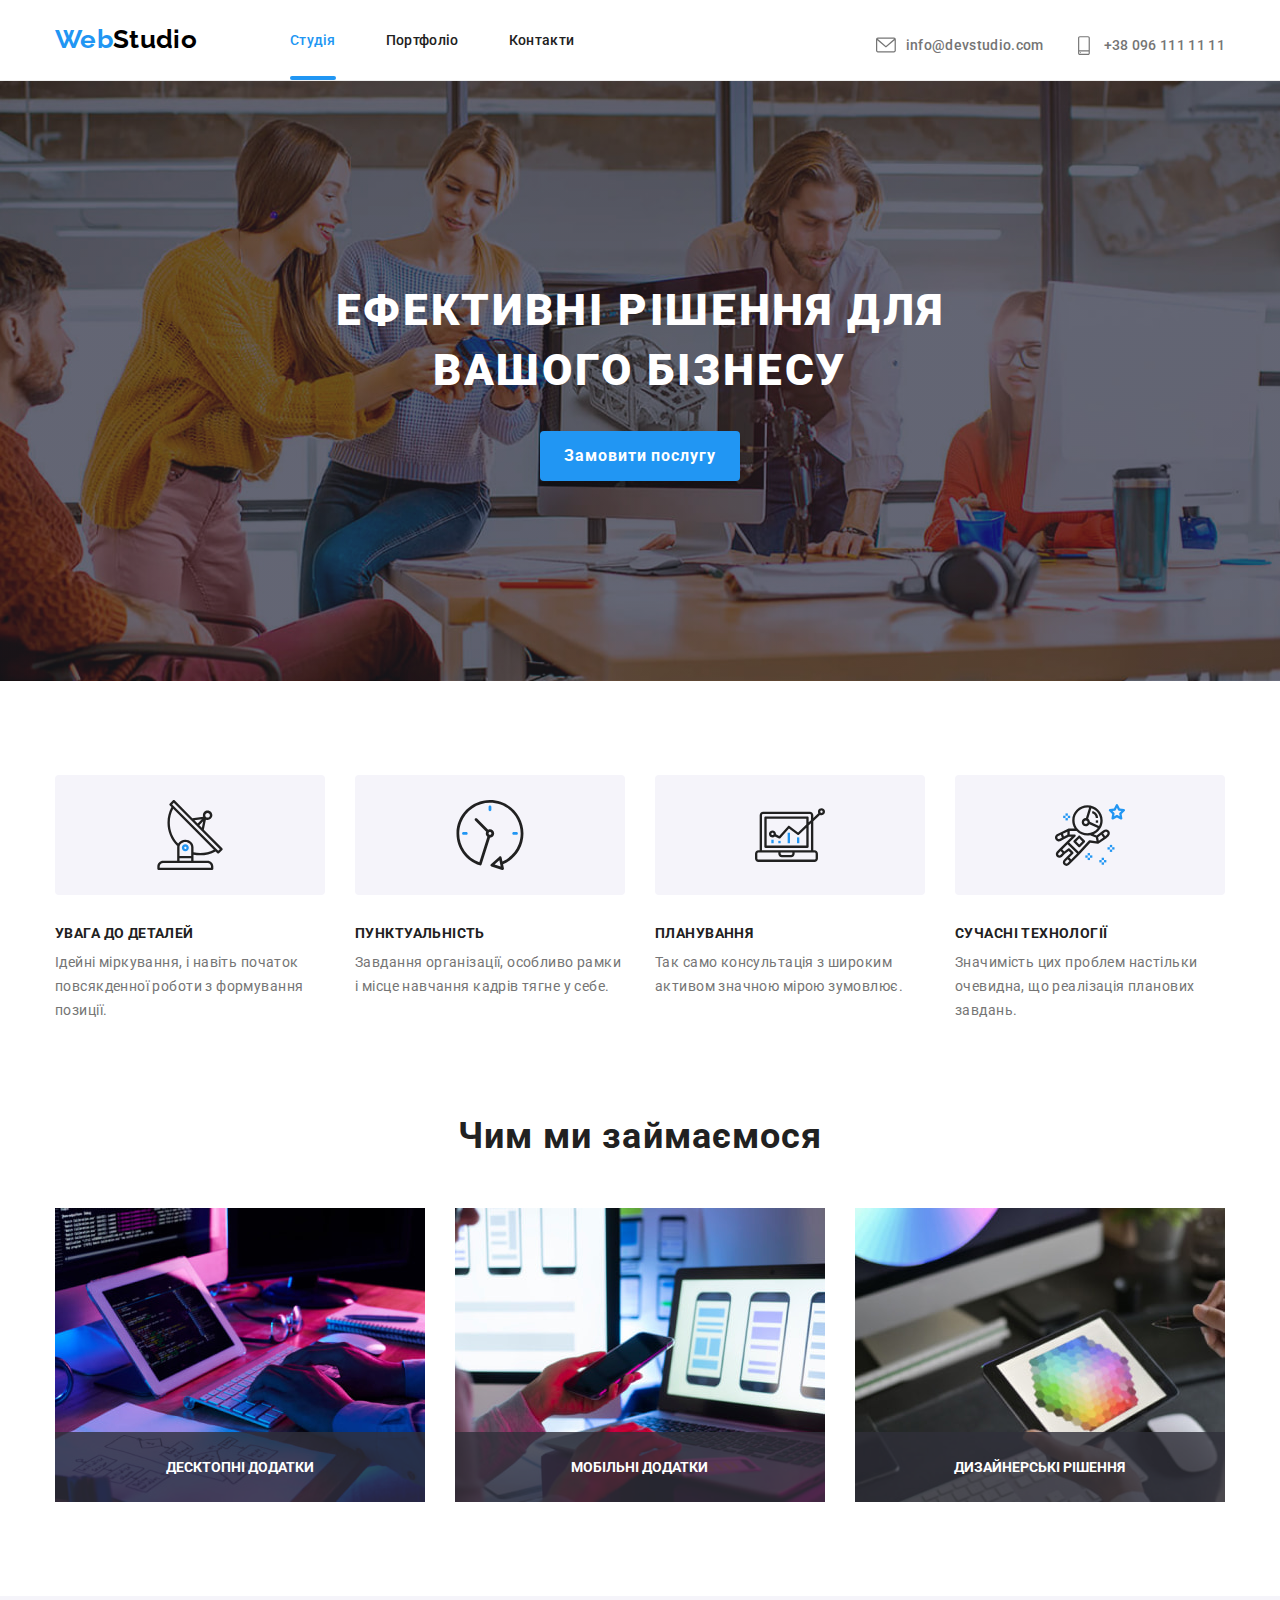
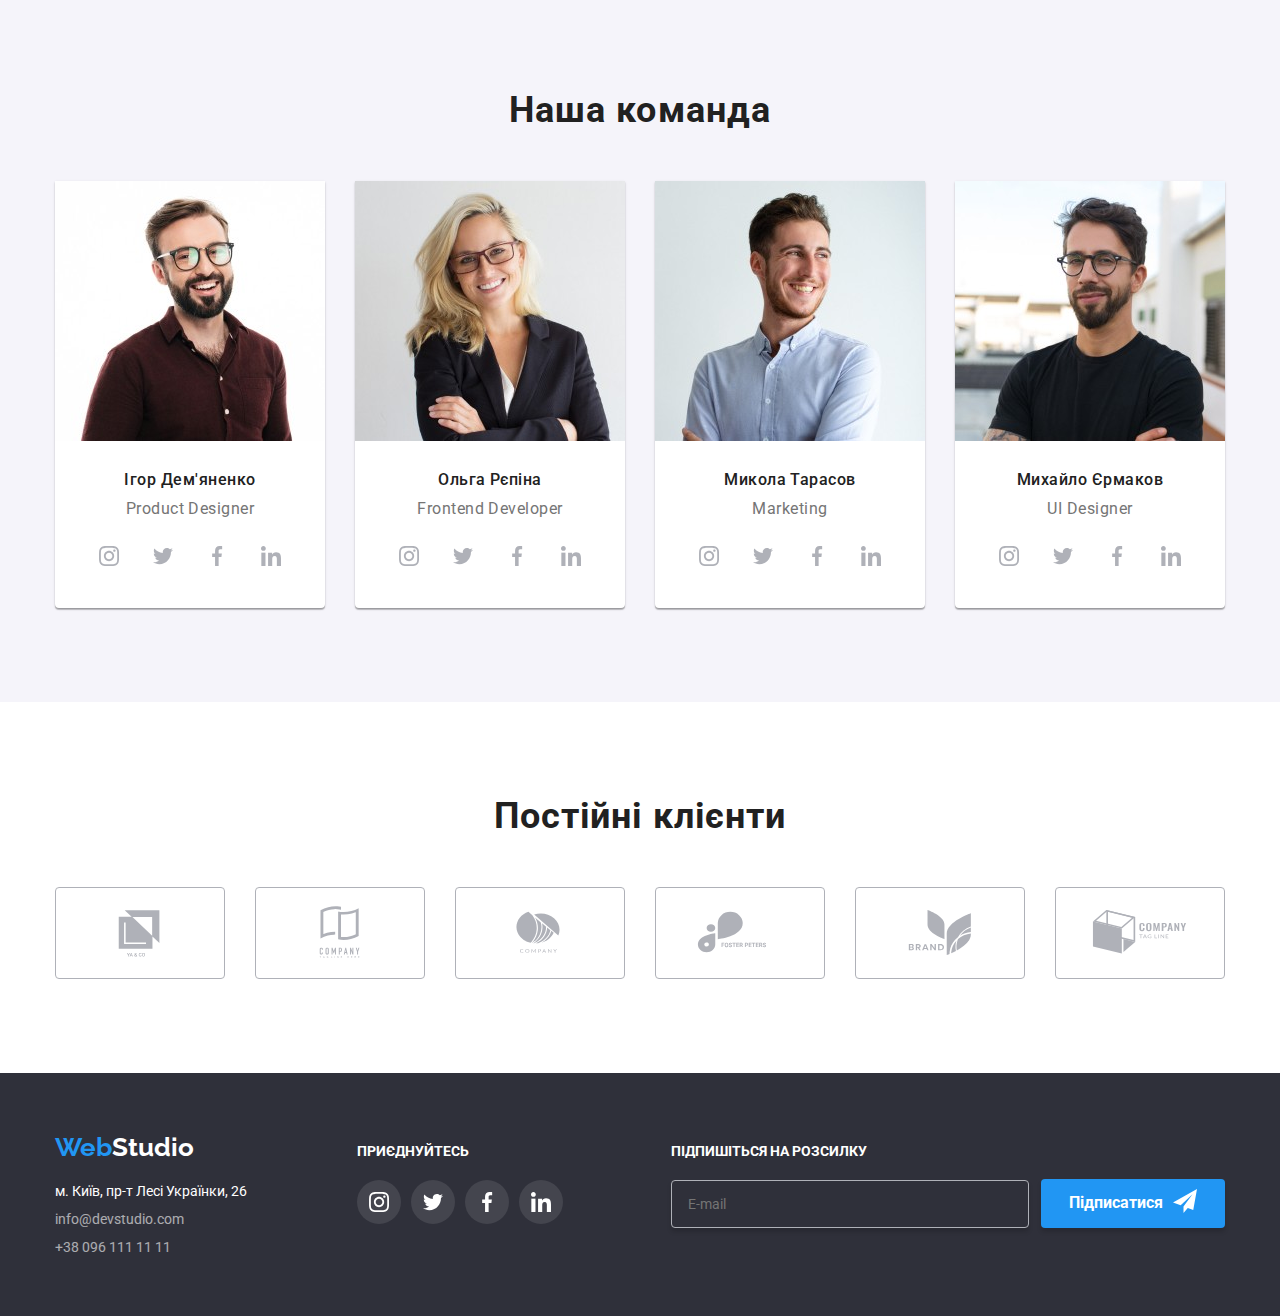
<file: index.html>
<!DOCTYPE html>
<html lang="uk">

<head>
	<meta charset="UTF-8">
	<meta http-equiv="X-UA-Compatible" content="IE=edge">
	<meta name="viewport" content="width=device-width, initial-scale=1.0">

	<!-- Projects Fonts -->
	<link rel="preconnect" href="https://fonts.googleapis.com">
	<link rel="preconnect" href="https://fonts.gstatic.com" crossorigin>
	<link
		href="https://fonts.googleapis.com/css2?family=Raleway:wght@700&family=Roboto:wght@400;500;700;900&display=swap"
		rel="stylesheet">

	<!-- Normalize -->
	<link rel="stylesheet" href="https://cdnjs.cloudflare.com/ajax/libs/modern-normalize/2.0.0/modern-normalize.min.css">

	<!-- Styles -->	
	<link rel="stylesheet" href="./css/main.min.css">
	<title>Студія</title>
</head>

<body>

	<!-- HEADER -->
	<header class="header">
		<div class="container header__container">
			<a href="#" class="logo">Web<span class="logo__header">Studio</span></a>
			<nav class="navigation">
				<ul class="navigation__list">
					<li class="navigation__item"><a class="navigation__link navigation__link--active" href="./index.html">Студія</a></li>
					<li class="navigation__item"><a class="navigation__link" href="./portfolio.html">Портфоліо</a></li>
					<li class="navigation__item"><a class="navigation__link" href="">Контакти</a></li>
				</ul>
			</nav>
			<ul class="header__contact">
				<li class="header__email">
					<a class="header__email--link" href="mailto:info@devstudio.com">
						<svg class="email__icon" viewBox="0 0 100 100" width="20">
							<use href="./images/icons/icons.svg#icon-envelope"></use>
						</svg>
						info@devstudio.com</a>
				</li>
				<li class="header__phone">
					<a class="header__phone--link" href="tel:+380961111111">
						<svg class="phone__icon" viewBox="0 0 100 100" width="20">
							<use href="./images/icons/icons.svg#icon-smartphone"></use>
						</svg>
						+38 096 111 11 11</a>
				</li>
			</ul>
			<button class="menu-toggle js-open-menu" aria-expanded="false"	aria-controls="mobile-menu">
				<svg class="modal-btn__icon" width="40" height="40" viewBox="0 0 40 40">
					<use href="./images/icons/icons.svg#icon-menu"></use>
				</svg>
			</button>
		</div>		
		<div class="menu-container js-menu-container" id="mobile-menu">
			<button class="menu-toggle js-close-menu">
				<svg class="modal-btn__icon" width="40" height="40" viewBox="0 0 40 40">
					<use href="./images/icons/icons.svg#icon-close"></use>
				</svg>
			 </button>
			<nav class="mobile-nav">
				<ul class="mobile-nav__list">
					<li class="mobile-nav__item">
						<a href="./index.html" class="mobile-nav__link mobile-nav__link--active">Студія</a>
					</li>
					<li class="mobile-nav__item">
						<a href="./portfolio.html" class="mobile-nav__link">Портфоліо</a>
					</li>
					<li class="mobile-nav__item">
						<a href="" class="mobile-nav__link">Контакти</a>
					</li>				
				</ul>
				<div class="mobile-contact">
					<ul class="mobile-contact__list">
						<li class="mobile-contact__tel">
							<a class="mobile-contact__tel--link" href="tel:+380961111111">+38 096 111 11 11</a>
						</li>
						<li class="mobile-contact__email">
							<a class="mobile-contact__email--link" href="mailto:info@devstudio.com">info@devstudio.com</a>
						</li>
					</ul>
					<ul class="mobile-social__list">
						<li class="mobile-social__list--item">
							<a class="mobile-social__list--link" href="">Instagram</a>
						</li>
						<li class="mobile-social__list--item">
							<a class="mobile-social__list--link" href="">Twitter</a>
						</li>
						<li class="mobile-social__list--item">
							<a class="mobile-social__list--link" href="">Facebook</a>
						</li>
						<li class="mobile-social__list--item">
							<a class="mobile-social__list--link" href="">LinkedIn</a>
						</li>
					</ul>
				</div>	
			</nav>
		</div>
	</header>


	<!-- MAIN -->
	<main>
		<!-- HERO -->
		<section class="hero">
			<div class="container hero-container">
				<h1 class="hero__title">Ефективні рішення для вашого бізнесу</h1>
				<button class="hero__btn" type="button" data-modal-open>Замовити послугу</button>
				<!-- MODAL -->
				<div class="backdrop is-hidden" data-modal>
					<div class="modal-wrapper">
						<button class="modal-btn" data-modal-close>
							<svg class="modal-btn__icon" viewBox="0 0 100 100" width="18">
								<use href="./images/icons/icons.svg#icon-close"></use>
							</svg>
						</button>
						<div class="modal">
							<h2 class="modal-title">Залиште свої дані, ми вам передзвонимо</h2>
							<form class="modal-form" name="modal-form" >
								<label class="modal-form__group">
									<span class="modal-form__name" data-title>Ім'я</span>
									<input class="modal-form__name--user" type="text" name="user-name" id="user-name">
									<svg class="modal-form__icon" viewBox="0 0 100 100" width="18">
										<use href="./images/icons/icons.svg#icon-person"></use>
									</svg>
								</label>
								<label class="modal-form__group">
									<span class="modal-form__tel" data-title>Телефон</span>
									<input class="modal-form__tel--user" type="tel" name="user-tel" id="user-tel">
									<svg class="modal-form__icon" viewBox="0 0 100 100" width="18">
										<use href="./images/icons/icons.svg#icon-phone"></use>
									</svg>
								</label>
								<label class="modal-form__group">
									<span class="modal-form__email" data-title>Пошта</span>
									<input class="modal-form__email--user" type="email" name="user-email" id="user-email">
									<svg class="modal-form__icon" viewBox="0 0 100 100" width="18">
										<use href="./images/icons/icons.svg#icon-email"></use>
									</svg>
								</label>
								<label class="modal-form__group">
									<span class="modal-form__comment" data-title>Коментар</span>
									<textarea class="modal-form__comment--user" name="user-comment" id="user-comment" placeholder="Введіть текст" cols="30" rows="10" style="resize: none;"></textarea>							
								</label>
								<label class="modal-form__policy-group">
									<input class="modal-form__checkbox visually-hidden" type="checkbox" name="user-checkbox" id="user-checkbox">
									<span class="modal-form__custom-chackbox">
										<svg class="modal-form__custom-chackbox__icon" width="14">
											<use href="./images/icons/icons.svg#icon-check"></use>
										</svg>
									</span>
									<span class="modal-form__policy-desc">Погоджуюся з розсилкою та приймаю <a class="modal-form__policy-link" href="">Умови договору</a></span>
								</label>
								<button class="form-btn" type="submit">Відправити</button>
							</form>
						</div>						
					</div>					
				</div>
			</div>
		</section>
		<!-- FEATURES -->
		<section class="features">
			<div class="container features-container">
				<ul class="features__list grid">
					<li class="features__list--item grid-item">
						<div class="features__list--icons">
							<svg class="icon-features" viewBox="0 0 100 100" width="70">
								<use href="./images/icons/icons.svg#icon-antenna"></use>
							</svg>
						</div>
						<h3 class="features__list--title">УВАГА ДО ДЕТАЛЕЙ</h3>
						<p class="features__list--text">Ідейні міркування, і навіть початок повсякденної роботи з формування позиції.
						</p>
					</li>
					<li class="features__list--item grid-item">
						<div class="features__list--icons">
							<svg class="icon-features" viewBox="0 0 100 100" width="70">
								<use href="./images/icons/icons.svg#icon-clock"></use>
							</svg>
						</div>
						<h3 class="features__list--title">ПУНКТУАЛЬНІСТЬ</h3>
						<p class="features__list--text">Завдання організації, особливо рамки і місце навчання кадрів тягне у себе.
						</p>
					</li>
					<li class="features__list--item grid-item">
						<div class="features__list--icons">
							<svg class="icon-features" viewBox="0 0 100 100" width="70">
								<use href="./images/icons/icons.svg#icon-diagram"></use>
							</svg>
						</div>
						<h3 class="features__list--title">ПЛАНУВАННЯ</h3>
						<p class="features__list--text">Так само консультація з широким активом значною мірою зумовлює.</p>
					</li>
					<li class="features__list--item grid-item">
						<div class="features__list--icons">
							<svg class="icon-features" viewBox="0 0 100 100" width="70">
								<use href="./images/icons/icons.svg#icon-astronaut"></use>
							</svg>
						</div>
						<h3 class="features__list--title">СУЧАСНІ ТЕХНОЛОГІЇ</h3>
						<p class="features__list--text">Значимість цих проблем настільки очевидна, що реалізація планових завдань.
						</p>
					</li>
				</ul>
			</div>
		</section>
		<!-- ABOUT -->
		<section class="about">
			<div class="container">
				<h2 class="about--title">Чим ми займаємося</h2>
				<ul class="about__list grid">
					<li class="about__list--item grid-item">
						<p class="about__list--item--subtitle">Десктопні додатки</p>
						<img srcset="./images/about/about-01-370.jpg 1x, ./images/about/about-01-370@2x.jpg 2x" src="./images/about/about-01-370.jpg" width="370" alt="Computer">
					</li>
					<li class="about__list--item grid-item">
						<p class="about__list--item--subtitle">Мобільні додатки</p>
						<img srcset="./images/about/about-02-370.jpg 1x, ./images/about/about-02-370@2x.jpg 2x" src="./images/about/about-02-370.jpg" width="370" alt="Phone">
					</li>
					<li class="about__list--item grid-item">
						<p class="about__list--item--subtitle">Дизайнерські рішення</p>
						<img srcset="./images/about/about-03-370.jpg 1x, ./images/about/about-03-370@2x.jpg 2x" src="./images/about/about-03-370.jpg" width="370" alt="Tablet">
					</li>
					
				</ul>
			</div>
		</section>
		<!-- OUR TEAM -->
		<section class="team">
			<div class="container">
				<h2 class="team-title">Наша команда</h2>
				<ul class="team__list grid">
					<li class="team__list--item grid-item">
						<img
						srcset="
						./images/team/team01-270.jpg 270w,
						./images/team/team01-354.jpg 354w,
						./images/team/team01-450.jpg 450w,
						./images/team/team01-540.jpg 540w,
						./images/team/team01-708.jpg 708w,
						./images/team/team01-900.jpg 900w
						"
						sizes="(min-width: 1200px) 270px, (min-width: 768px) 354px, (max-width: 767px) 450px, 100vw"
						src="./images/team/team01-450.jpg"
						loading="lazy"
						alt="Ігор Дем'яненко">
						<div class="team-content">
							<h3 class="team-item-title">Ігор Дем'яненко</h3>
							<p class="team-item-text">Product Designer</p>
							<ul class="social-icons">
								<li>
									<a class="social-icon" href="">
										<svg class="social" viewBox="0 0 100 100" width="20">
											<use href="./images/icons/icons.svg#icon-instagram"></use>
										</svg>
									</a>
								</li>
								<li>
									<a class="social-icon" href="">
										<svg class="social" viewBox="0 0 100 100" width="20">
											<use href="./images/icons/icons.svg#icon-twitter"></use>
										</svg>
									</a>
								</li>
								<li>
									<a class="social-icon" href="">
										<svg class="social" viewBox="0 0 100 100" width="20">
											<use href="./images/icons/icons.svg#icon-facebook"></use>
										</svg>
									</a>
								</li>
								<li>
									<a class="social-icon" href="">
										<svg class="social" viewBox="0 0 100 100" width="20">
											<use href="./images/icons/icons.svg#icon-linkedin"></use>
										</svg>
									</a>
								</li>
							</ul>
						</div>
					</li>
					<li class="team__list--item grid-item">
						<img 
						srcset="
						./images/team/team02-270.jpg 270w,
						./images/team/team02-354.jpg 354w,
						./images/team/team02-450.jpg 450w,
						./images/team/team02-540.jpg 540w,
						./images/team/team02-708.jpg 708w,
						./images/team/team02-900.jpg 900w
						"
						sizes="(min-width: 1200px) 270px, (min-width: 768px) 354px, (max-width: 767px) 450px, 100vw"
						src="./images/team/team02-450.jpg"
						loading="lazy"
						alt="Ольга Рєпіна">
						<div class="team-content">
							<h3 class="team-item-title">Ольга Рєпіна</h3>
							<p class="team-item-text">Frontend Developer</p>
							<ul class="social-icons">
								<li>
									<a class="social-icon" href="">
										<svg class="social" viewBox="0 0 100 100" width="20">
											<use href="./images/icons/icons.svg#icon-instagram"></use>
										</svg>
									</a>
								</li>
								<li>
									<a class="social-icon" href="">
										<svg class="social" viewBox="0 0 100 100" width="20">
											<use href="./images/icons/icons.svg#icon-twitter"></use>
										</svg>
									</a>
								</li>
								<li>
									<a class="social-icon" href="">
										<svg class="social" viewBox="0 0 100 100" width="20">
											<use href="./images/icons/icons.svg#icon-facebook"></use>
										</svg>
									</a>
								</li>
								<li>
									<a class="social-icon" href="">
										<svg class="social" viewBox="0 0 100 100" width="20">
											<use href="./images/icons/icons.svg#icon-linkedin"></use>
										</svg>
									</a>
								</li>
							</ul>
						</div>
					</li>
					<li class="team__list--item grid-item">
						<img 
						srcset="
						./images/team/team03-270.jpg 270w,
						./images/team/team03-354.jpg 354w,
						./images/team/team03-450.jpg 450w,
						./images/team/team03-540.jpg 540w,
						./images/team/team03-708.jpg 708w,
						./images/team/team03-900.jpg 900w
						"
						sizes="(min-width: 1200px) 270px, (min-width: 768px) 354px, (max-width: 767px) 450px, 100vw"
						src="./images/team/team03-450.jpg"
						loading="lazy"
						alt="Микола Тарасов">
						<div class="team-content">
							<h3 class="team-item-title">Микола Тарасов</h3>
							<p class="team-item-text">Marketing</p>
							<ul class="social-icons">
								<li>
									<a class="social-icon" href="">
										<svg class="social" viewBox="0 0 100 100" width="20">
											<use href="./images/icons/icons.svg#icon-instagram"></use>
										</svg>
									</a>
								</li>
								<li>
									<a class="social-icon" href="">
										<svg class="social" viewBox="0 0 100 100" width="20">
											<use href="./images/icons/icons.svg#icon-twitter"></use>
										</svg>
									</a>
								</li>
								<li>
									<a class="social-icon" href="">
										<svg class="social" viewBox="0 0 100 100" width="20">
											<use href="./images/icons/icons.svg#icon-facebook"></use>
										</svg>
									</a>
								</li>
								<li>
									<a class="social-icon" href="">
										<svg class="social" viewBox="0 0 100 100" width="20">
											<use href="./images/icons/icons.svg#icon-linkedin"></use>
										</svg>
									</a>
								</li>
							</ul>
						</div>
					</li>
					<li class="team__list--item grid-item">
						<img 
						srcset="
						./images/team/team04-270.jpg 270w,
						./images/team/team04-354.jpg 354w,
						./images/team/team04-450.jpg 450w,
						./images/team/team04-540.jpg 540w,
						./images/team/team04-708.jpg 708w,
						./images/team/team04-900.jpg 900w
						"
						sizes="(min-width: 1200px) 270px, (min-width: 768px) 354px, (max-width: 767px) 450px, 100vw"
						src="./images/team/team04-450.jpg"
						loading="lazy"
						alt="Михайло Єрмаков">
						<div class="team-content">
							<h3 class="team-item-title">Михайло Єрмаков</h3>
							<p class="team-item-text">UI Designer</p>
							<ul class="social-icons">
								<li>
									<a class="social-icon" href="">
										<svg class="social" viewBox="0 0 100 100" width="20">
											<use href="./images/icons/icons.svg#icon-instagram"></use>
										</svg>
									</a>
								</li>
								<li>
									<a class="social-icon" href="">
										<svg class="social" viewBox="0 0 100 100" width="20">
											<use href="./images/icons/icons.svg#icon-twitter"></use>
										</svg>
									</a>
								</li>
								<li>
									<a class="social-icon" href="">
										<svg class="social" viewBox="0 0 100 100" width="20">
											<use href="./images/icons/icons.svg#icon-facebook"></use>
										</svg>
									</a>
								</li>
								<li>
									<a class="social-icon" href="">
										<svg class="social" viewBox="0 0 100 100" width="20">
											<use href="./images/icons/icons.svg#icon-linkedin"></use>
										</svg>
									</a>
								</li>
							</ul>
						</div>
					</li>
				</ul>
			</div>
		</section>
		<!-- PARTNERS -->
		<section class="partners">
			<div class="container">
				<h2 class="partners-title">Постійні клієнти</h2>
				<ul class="partners-items grid">
					<li class="partners-item grid-item">
						<a class="partners-logo" href="">
							<svg class="icon-partners" viewBox="0 0 106 60" width="106" height="60">
								<use href="./images/icons/icons.svg#icon-logo-01"></use>
							</svg>
						</a>
					</li>
					<li class="partners-item grid-item">
						<a class="partners-logo" href="">
							<svg class="icon-partners" viewBox="0 0 106 60" width="106">
								<use href="./images/icons/icons.svg#icon-logo-02"></use>
							</svg>
						</a>
					</li>
					<li class="partners-item grid-item">
						<a class="partners-logo" href="">
							<svg class="icon-partners" viewBox="0 0 106 60" width="106">
								<use href="./images/icons/icons.svg#icon-logo-03"></use>
							</svg>
						</a>
					</li>
					<li class="partners-item grid-item">
						<a class="partners-logo" href="">
							<svg class="icon-partners" viewBox="0 0 106 60" width="106">
								<use href="./images/icons/icons.svg#icon-logo-04"></use>
							</svg>
						</a>
					</li>
					<li class="partners-item grid-item">
						<a class="partners-logo" href="">
							<svg class="icon-partners" viewBox="0 0 106 60" width="106">
								<use href="./images/icons/icons.svg#icon-logo-05"></use>
							</svg>
						</a>
					</li>
					<li class="partners-item grid-item">
						<a class="partners-logo" href="">
							<svg class="icon-partners" viewBox="0 0 106 60" width="106">
								<use href="./images/icons/icons.svg#icon-logo-06"></use>
							</svg>
						</a>
					</li>
				</ul>
			</div>
		</section>
	</main>
	<!-- FOOTER -->
	<footer class="footer">
		<div class="container footer__container">
			<div class="footer__item">
				<div class="footer__address">
					<a href="#" class="logo">Web<span class="logo-footer">Studio</span></a>
					<address class="address">
						<p class="address__text">м. Київ, пр-т Лесі Українки, 26</p>
						<ul class="address__list">
							<li class="address__list--item">
								<a class="address__list--link" href="mailto:info@devstudio.com">info@devstudio.com</a>
							</li>
							<li class="address__list--item">
								<a class="address__list--link" href="tel:+380961111111">+38 096 111 11 11</a>
							</li>
						</ul>
					</address>
				</div>
				<div class="footer__social">
					<p class="footer__social--text">приєднуйтесь</p>
					<ul class="footer__social--list">
						<li class="footer__social--item">
							<a href="" class="footer__social--link">
								<svg class="footer__social--icon" viewBox="0 0 100 100" width="20">
									<use href="./images/icons/icons.svg#icon-instagram"></use>
								</svg>							
							</a>
						</li>
						<li class="footer__social--item">
							<a href="" class="footer__social--link">
								<svg class="footer__social--icon" viewBox="0 0 100 100" width="20">
									<use href="./images/icons/icons.svg#icon-twitter"></use>
								</svg>							
							</a>
						</li>
						<li class="footer__social--item">
							<a href="" class="footer__social--link">
								<svg class="footer__social--icon" viewBox="0 0 100 100" width="20">
									<use href="./images/icons/icons.svg#icon-facebook"></use>
								</svg>							
							</a>
						</li>
						<li class="footer__social--item">
							<a href="" class="footer__social--link">
								<svg class="footer__social--icon" viewBox="0 0 100 100" width="20">
									<use href="./images/icons/icons.svg#icon-linkedin"></use>
								</svg>							
							</a>
						</li>
					</ul>
				</div>
			</div>
			<div class="footer__form">
				<form class="footer__form--group">
					<label class="footer__form--label">
						Підпишіться на розсилку
						<input class="footer__form--label--email" type="email" placeholder="E-mail">
					</label>
					<button class="footer__form--label--btn" type="submit">Підписатися<span>
						<svg class="footer__form--label--icon" viewBox="0 0 100 100" width="24">
							<use href="./images/icons/icons.svg#icon-send"></use>
						</svg>
					</span></button>
				</form>
			</div>
		</div>
	</footer>

	<script src="./js/modal.js"></script>
	<script src="./js/mobile-menu.js"></script>

</body>
</html>
</file>
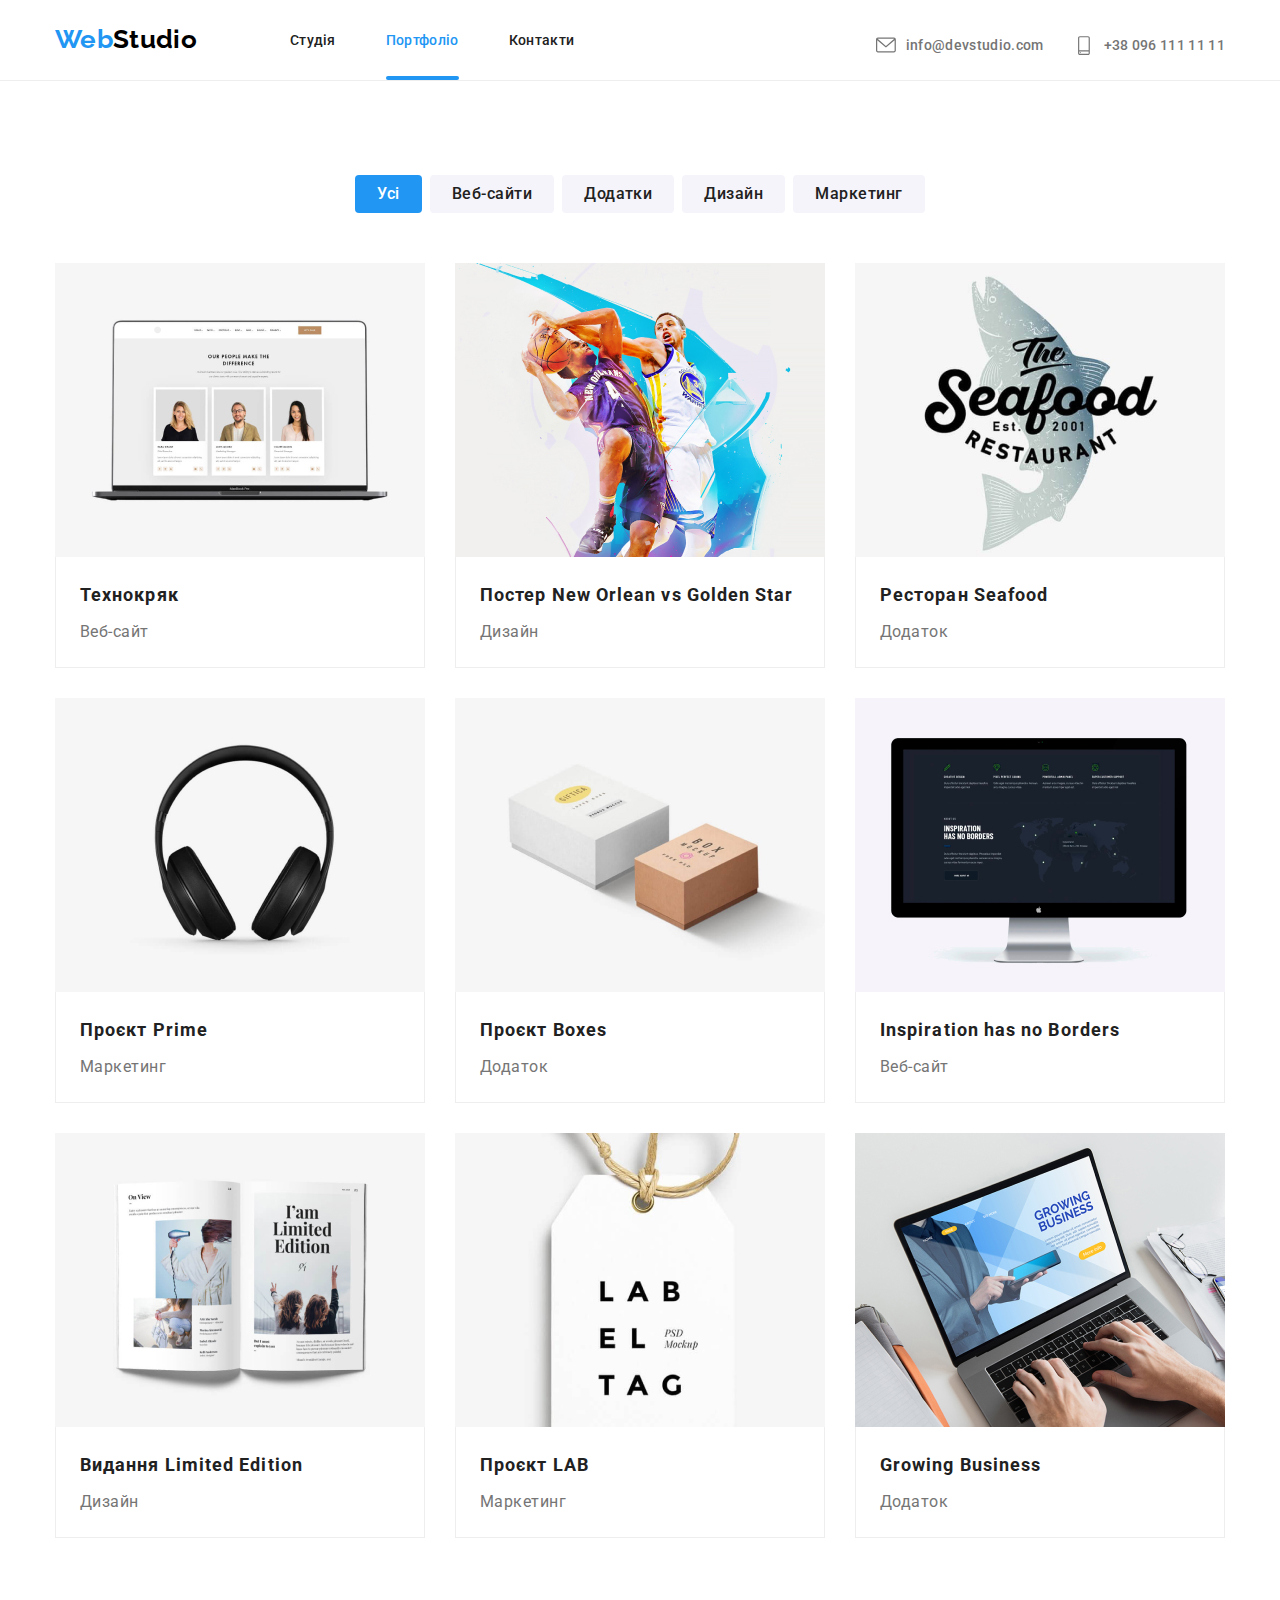
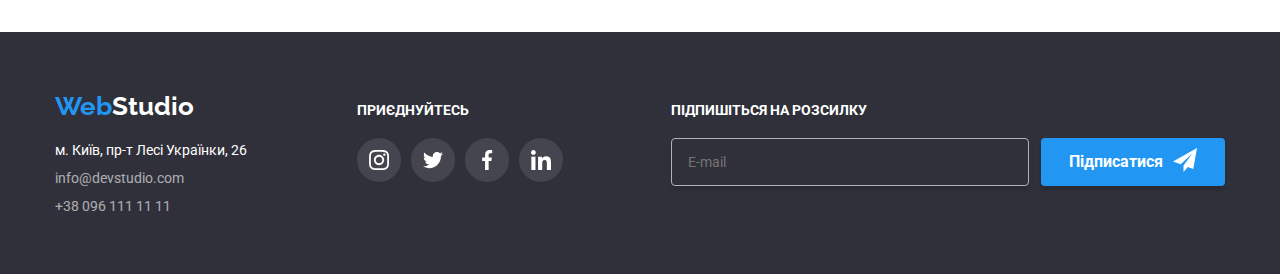
<file: portfolio.html>
<!DOCTYPE html>
<html lang="en">
	
<head>
	<meta charset="UTF-8">
	<meta http-equiv="X-UA-Compatible" content="IE=edge">
	<meta name="viewport" content="width=device-width, initial-scale=1.0">

	<!-- Projects Fonts -->
	<link rel="preconnect" href="https://fonts.googleapis.com">
	<link rel="preconnect" href="https://fonts.gstatic.com" crossorigin>
	<link
		href="https://fonts.googleapis.com/css2?family=Raleway:wght@700&family=Roboto:wght@400;500;700;900&display=swap"
		rel="stylesheet">

	<!-- Normalize -->
	<link rel="stylesheet" href="https://cdnjs.cloudflare.com/ajax/libs/modern-normalize/2.0.0/modern-normalize.min.css">

	<!-- Styles -->	
	<link rel="stylesheet" href="./css/main.min.css">
	<title>Портфоліо</title>
</head>

<body>
	<!-- HEADER -->
	<header class="header">
		<div class="container header__container">
			<a href="#" class="logo">Web<span class="logo__header">Studio</span></a>

			<nav class="navigation">
				<ul class="navigation__list">
					<li class="navigation__item"><a class="navigation__link" href="./index.html">Студія</a></li>
					<li class="navigation__item"><a class="navigation__link navigation__link--active" href="./portfolio.html">Портфоліо</a></li>
					<li class="navigation__item"><a class="navigation__link" href="">Контакти</a></li>
				</ul>
			</nav>
			<ul class="header__contact">
				<li class="header__email">
					<a class="header__email--link" href="mailto:info@devstudio.com">
						<svg class="email__icon" viewBox="0 0 100 100" width="20">
							<use href="./images/icons/icons.svg#icon-envelope"></use>
						</svg>
						info@devstudio.com</a>
				</li>
				<li class="header__phone">
					<a class="header__phone--link" href="tel:+380961111111">
						<svg class="phone__icon" viewBox="0 0 100 100" width="20">
							<use href="./images/icons/icons.svg#icon-smartphone"></use>
						</svg>
						+38 096 111 11 11</a>
				</li>
			</ul>
			<button class="menu-toggle js-open-menu" aria-expanded="false"	aria-controls="mobile-menu">
				<svg xmlns="http://www.w3.org/2000/svg" width="40" height="40" viewBox="0 0 40 40" fill="none">
					<path fill-rule="evenodd" clip-rule="evenodd" d="M8 14.6667V12H32V14.6667H8ZM8 21.3333H32V18.6667H8V21.3333ZM8 28H32V25.3333H8V28Z" fill="black"/>
				</svg>
			</button>
		</div>		
		<div class="menu-container js-menu-container" id="mobile-menu">
			<button class="menu-toggle js-close-menu">
				<svg class="modal-btn__icon" width="40" height="40" viewBox="0 0 40 40">
					<use href="./images/icons/icons.svg#icon-close"></use>
				</svg>
			 </button>
			<nav class="mobile-nav">
				<ul class="mobile-nav__list">
					<li class="mobile-nav__item">
						<a href="./index.html" class="mobile-nav__link">Студія</a>
					</li>
					<li class="mobile-nav__item">
						<a href="./portfolio.html" class="mobile-nav__link mobile-nav__link--active">Портфоліо</a>
					</li>
					<li class="mobile-nav__item">
						<a href="" class="mobile-nav__link">Контакти</a>
					</li>				
				</ul>
				<div class="mobile-contact">
					<ul class="mobile-contact__list">
						<li class="mobile-contact__tel">
							<a class="mobile-contact__tel--link" href="tel:+380961111111">+38 096 111 11 11</a>
						</li>
						<li class="mobile-contact__email">
							<a class="mobile-contact__email--link" href="mailto:info@devstudio.com">info@devstudio.com</a>
						</li>
					</ul>
					<ul class="mobile-social__list">
						<li class="mobile-social__list--item">
							<a class="mobile-social__list--link" href="">Instagram</a>
						</li>
						<li class="mobile-social__list--item">
							<a class="mobile-social__list--link" href="">Twitter</a>
						</li>
						<li class="mobile-social__list--item">
							<a class="mobile-social__list--link" href="">Facebook</a>
						</li>
						<li class="mobile-social__list--item">
							<a class="mobile-social__list--link" href="">LinkedIn</a>
						</li>
					</ul>
				</div>	
			</nav>
		</div>
	</header>
	<!-- MAIN -->
	<main>
		<!-- PORTFOLIO -->
		<section class="portfolio">
			<div class="container">
				<ul class="buttons">
					<li class="btn btn-active">
						<button type="button">Усі</button>
					</li>
					<li class="btn">
						<button type="button">Веб-сайти</button>
					</li>
					<li class="btn">
						<button type="button">Додатки</button>
					</li>
					<li class="btn">
						<button type="button">Дизайн</button>
					</li>
					<li class="btn">
						<button type="button">Маркетинг</button>
					</li>
				</ul>
				<ul class="cards grid">
					<li class="card grid-item">
						<a class="card-item" href="#">
							<div class="card-content">
								<img class="card-img"
								srcset="
								./images/portfolio/web_354.jpg 354w,
								./images/portfolio/web_370.jpg 370w,
								./images/portfolio/web_450.jpg 450w,
								./images/portfolio/web_708.jpg 708w,
								./images/portfolio/web_740.jpg 740w,
								./images/portfolio/web_900.jpg 900w
								"
								src="./images/portfolio/web_450.jpg"
								sizes="(min-width: 1200px) 370px, (min-width: 768px) 354px, (max-width: 767px) 450px, 100vw"
								alt="Веб-сайт">
								<div class="card-description">
									<p class="desc-text">Ресурс пропонує комплексні пропозиції з різним рівнем функціоналу та сервісів. Все це дозволить відвідувачу отримати вичерпні відомості про компанію чи приватну особу.</p>
								</div>
							</div>
							<div class="content">
								<h2 class="card-title">Технокряк</h2>
								<p class="card-text">Веб-сайт</p>
							</div>
						</a>
					</li>
					<li class="card grid-item">
						<a class="card-item" href="">
							<div class="card-content">
								<img 
								class="card-img"
								srcset="
								./images/portfolio/design_354.jpg 354w,
								./images/portfolio/design_370.jpg 370w,
								./images/portfolio/design_450.jpg 450w,
								./images/portfolio/design_708.jpg 708w,
								./images/portfolio/design_740.jpg 740w,
								./images/portfolio/design_900.jpg 900w
								"
								src="./images/portfolio/design_450.jpg"
								sizes="(min-width: 1200px) 370px, (min-width: 768px) 354px, (max-width: 767px) 450px, 100vw"
								alt="Дизайн">
								<div class="card-description">
									<p class="desc-text">Ресурс пропонує комплексні пропозиції з різним рівнем функціоналу та сервісів. Все це дозволить відвідувачу отримати вичерпні відомості про компанію чи приватну особу.</p>
								</div>
							</div>							
							<div class="content">
								<h2 class="card-title">Постер New Orlean vs Golden Star</h2>
								<p class="card-text">Дизайн</p>
							</div>
						</a>
					</li>
					<li class="card grid-item">
						<a class="card-item" href="">
							<div class="card-content">
								<img
								class="card-img"
								srcset="
								./images/portfolio/app_354.jpg 354w,
								./images/portfolio/app_370.jpg 370w,
								./images/portfolio/app_450.jpg 450w,
								./images/portfolio/app_708.jpg 708w,
								./images/portfolio/app_740.jpg 740w,
								./images/portfolio/app_900.jpg 900w
								"
								src="./images/portfolio/app_450.jpg"
								sizes="(min-width: 1200px) 370px, (min-width: 768px) 354px, (max-width: 767px) 450px, 100vw"
								alt="Додаток">
								<div class="card-description">
									<p class="desc-text">Ресурс пропонує комплексні пропозиції з різним рівнем функціоналу та сервісів. Все це дозволить відвідувачу отримати вичерпні відомості про компанію чи приватну особу.</p>
								</div>
							</div>							
							<div class="content">
								<h2 class="card-title">Ресторан Seafood</h2>
								<p class="card-text">Додаток</p>
							</div>
						</a>
					</li>
					<li class="card grid-item">
						<a class="card-item" href="">
							<div class="card-content">
								<img 
								class="card-img"
								srcset="
								./images/portfolio/mark_354.jpg 354w,
								./images/portfolio/mark_370.jpg 370w,
								./images/portfolio/mark_450.jpg 450w,
								./images/portfolio/mark_708.jpg 708w,
								./images/portfolio/mark_740.jpg 740w,
								./images/portfolio/mark_900.jpg 900w
								"
								src="./images/portfolio/mark_450.jpg"
								sizes="(min-width: 1200px) 370px, (min-width: 768px) 354px, (max-width: 767px) 450px, 100vw"
								alt="Маркетинг">
								<div class="card-description">
									<p class="desc-text">Ресурс пропонує комплексні пропозиції з різним рівнем функціоналу та сервісів. Все це дозволить відвідувачу отримати вичерпні відомості про компанію чи приватну особу.</p>
								</div>
							</div>
							<div class="content">
								<h2 class="card-title">Проєкт Prime</h2>
								<p class="card-text">Маркетинг</p>
							</div>
						</a>
					</li>
					<li class="card grid-item">
						<a class="card-item" href="">
							<div class="card-content">
								<img
								class="card-img"
								srcset="
								./images/portfolio/app-2_354.jpg 354w,
								./images/portfolio/app-2_370.jpg 370w,
								./images/portfolio/app-2_450.jpg 450w,
								./images/portfolio/app-2_708.jpg 708w,
								./images/portfolio/app-2_740.jpg 740w,
								./images/portfolio/app-2_900.jpg 900w
								"
								src="./images/portfolio/app-2_450.jpg"
								sizes="(min-width: 1200px) 370px, (min-width: 768px) 354px, (max-width: 767px) 450px, 100vw"
								alt="Додаток">
								<div class="card-description">
									<p class="desc-text">Ресурс пропонує комплексні пропозиції з різним рівнем функціоналу та сервісів. Все це дозволить відвідувачу отримати вичерпні відомості про компанію чи приватну особу.</p>
								</div>
							</div>
							<div class="content">
								<h2 class="card-title">Проєкт Boxes</h2>
								<p class="card-text">Додаток</p>
							</div>
						</a>
					</li>
					<li class="card grid-item">
						<a class="card-item" href="">
							<div class="card-content">
								<img 
								class="card-img"
								srcset="
								./images/portfolio/web-2_354.jpg 354w,
								./images/portfolio/web-2_370.jpg 370w,
								./images/portfolio/web-2_450.jpg 450w,
								./images/portfolio/web-2_708.jpg 708w,
								./images/portfolio/web-2_740.jpg 740w,
								./images/portfolio/web-2_900.jpg 900w
								"
								src="./images/portfolio/web-2_450.jpg"
								sizes="(min-width: 1200px) 370px, (min-width: 768px) 354px, (max-width: 767px) 450px, 100vw"
								alt="Веб-сайт">
								<div class="card-description">
									<p class="desc-text">Ресурс пропонує комплексні пропозиції з різним рівнем функціоналу та сервісів. Все це дозволить відвідувачу отримати вичерпні відомості про компанію чи приватну особу.</p>
								</div>
							</div>							
							<div class="content">
								<h2 class="card-title">Inspiration has no Borders</h2>
								<p class="card-text">Веб-сайт</p>
							</div>
						</a>
					</li>
					<li class="card grid-item">
						<a class="card-item" href="">
							<div class="card-content">
								<img 
								class="card-img"
								srcset="
								./images/portfolio/design-2_354.jpg 354w,
								./images/portfolio/design-2_370.jpg 370w,
								./images/portfolio/design-2_450.jpg 450w,
								./images/portfolio/design-2_708.jpg 708w,
								./images/portfolio/design-2_740.jpg 740w,
								./images/portfolio/design-2_900.jpg 900w
								"
								src="./images/portfolio/design-2_450.jpg"
								sizes="(min-width: 1200px) 370px, (min-width: 768px) 354px, (max-width: 767px) 450px, 100vw"
								alt="Дизайн">
								<div class="card-description">
									<p class="desc-text">Ресурс пропонує комплексні пропозиції з різним рівнем функціоналу та сервісів. Все це дозволить відвідувачу отримати вичерпні відомості про компанію чи приватну особу.</p>
								</div>
							</div>							
							<div class="content">
								<h2 class="card-title">Видання Limited Edition</h2>
								<p class="card-text">Дизайн</p>
							</div>
						</a>
					</li>
					<li class="card grid-item">
						<a class="card-item" href="">
							<div class="card-content">
								<img 
								class="card-img"
								srcset="
								./images/portfolio/mark-2_354.jpg 354w,
								./images/portfolio/mark-2_370.jpg 370w,
								./images/portfolio/mark-2_450.jpg 450w,
								./images/portfolio/mark-2_708.jpg 708w,
								./images/portfolio/mark-2_740.jpg 740w,
								./images/portfolio/mark-2_900.jpg 900w
								"
								src="./images/portfolio/mark-2_450.jpg"
								sizes="(min-width: 1200px) 370px, (min-width: 768px) 354px, (max-width: 767px) 450px, 100vw"
								alt="Маркетинг">
								<div class="card-description">
									<p class="desc-text">Ресурс пропонує комплексні пропозиції з різним рівнем функціоналу та сервісів. Все це дозволить відвідувачу отримати вичерпні відомості про компанію чи приватну особу.</p>
								</div>
							</div>							
							<div class="content">
								<h2 class="card-title">Проєкт LAB</h2>
								<p class="card-text">Маркетинг</p>
							</div>
						</a>
					</li>
					<li class="card grid-item">
						<a class="card-item" href="">
							<div class="card-content">
								<img 
								class="card-img"
								srcset="
								./images/portfolio/app-3_354.jpg 354w,
								./images/portfolio/app-3_370.jpg 370w,
								./images/portfolio/app-3_450.jpg 450w,
								./images/portfolio/app-3_708.jpg 708w,
								./images/portfolio/app-3_740.jpg 740w,
								./images/portfolio/app-3_900.jpg 900w
								"
								src="./images/portfolio/app-3_450.jpg"
								sizes="(min-width: 1200px) 370px, (min-width: 768px) 354px, (max-width: 767px) 450px, 100vw"
								alt="Додаток">
								<div class="card-description">
									<p class="desc-text">Ресурс пропонує комплексні пропозиції з різним рівнем функціоналу та сервісів. Все це дозволить відвідувачу отримати вичерпні відомості про компанію чи приватну особу.</p>
								</div>
							</div>							
							<div class="content">
								<h2 class="card-title">Growing Business</h2>
								<p class="card-text">Додаток</p>
							</div>
						</a>
					</li>
				</ul>
			</div>
		</section>
	</main>
	
	<!-- FOOTER -->
	<footer class="footer">
		<div class="container footer__container">
			<div class="footer__item">
				<div class="footer__address">
					<a href="#" class="logo">Web<span class="logo-footer">Studio</span></a>
					<address class="address">
						<p class="address__text">м. Київ, пр-т Лесі Українки, 26</p>
						<ul class="address__list">
							<li class="address__list--item">
								<a class="address__list--link" href="mailto:info@devstudio.com">info@devstudio.com</a>
							</li>
							<li class="address__list--item">
								<a class="address__list--link" href="tel:+380961111111">+38 096 111 11 11</a>
							</li>
						</ul>
					</address>
				</div>
				<div class="footer__social">
					<p class="footer__social--text">приєднуйтесь</p>
					<ul class="footer__social--list">
						<li class="footer__social--item">
							<a href="" class="footer__social--link">
								<svg class="footer__social--icon" viewBox="0 0 100 100" width="20">
									<use href="./images/icons/icons.svg#icon-instagram"></use>
								</svg>							
							</a>
						</li>
						<li class="footer__social--item">
							<a href="" class="footer__social--link">
								<svg class="footer__social--icon" viewBox="0 0 100 100" width="20">
									<use href="./images/icons/icons.svg#icon-twitter"></use>
								</svg>							
							</a>
						</li>
						<li class="footer__social--item">
							<a href="" class="footer__social--link">
								<svg class="footer__social--icon" viewBox="0 0 100 100" width="20">
									<use href="./images/icons/icons.svg#icon-facebook"></use>
								</svg>							
							</a>
						</li>
						<li class="footer__social--item">
							<a href="" class="footer__social--link">
								<svg class="footer__social--icon" viewBox="0 0 100 100" width="20">
									<use href="./images/icons/icons.svg#icon-linkedin"></use>
								</svg>							
							</a>
						</li>
					</ul>
				</div>
			</div>
			<div class="footer__form">
				<form class="footer__form--group">
					<label class="footer__form--label">
						Підпишіться на розсилку
						<input class="footer__form--label--email" type="email" placeholder="E-mail">
					</label>
					<button class="footer__form--label--btn" type="submit">Підписатися<span>
						<svg class="footer__form--label--icon" viewBox="0 0 100 100" width="24">
							<use href="./images/icons/icons.svg#icon-send"></use>
						</svg>
					</span></button>
				</form>
			</div>
		</div>
	</footer>

	<script src="./js/modal.js"></script>
	<script src="./js/mobile-menu.js"></script>
</body>
</html>
</file>
<file: css/main.min.css>
:root{--title-color: #212121;--subtitle-color: #757575;--active-color: #2196F3;--background-footer: #2F303A;--background-team: #F5F4FA;--icons: #AFB1B8;--indent: 30px;--items: 1;--slow-anim: 250ms cubic-bezier(0.4, 0, 0.2, 1);--border-color: #eee;--active-btn: #188CE8}.visually-hidden{position:absolute;width:1px;height:1px;margin:-1px;border:0;padding:0;white-space:nowrap;-webkit-clip-path:inset(50%);clip-path:inset(50%);clip:rect(0 0 0 0);overflow:hidden}html{scroll-behavior:smooth}body{-webkit-box-sizing:border-box;box-sizing:border-box;color:var(--subtitle-color);font-family:Roboto,sans-serif}*{margin:0}img{display:block;max-width:100%;height:auto}a{text-decoration:none}ul{list-style:none;padding:0}h1,h2,h3,h4,h5,h5,p{margin:0}.grid{display:-webkit-box;display:-ms-flexbox;display:flex;-ms-flex-wrap:wrap;flex-wrap:wrap;gap:var(--indent)}.grid-item{-ms-flex-preferred-size:calc((100% - var(--indent)*(var(--items) - 1))/var(--items));flex-basis:calc((100% - var(--indent)*(var(--items) - 1))/var(--items))}.container{padding-left:15px;padding-right:15px;margin-left:auto;margin-right:auto}@media screen and (min-width: 480px){.container{width:480px}}@media screen and (min-width: 768px){.container{width:768px}}@media screen and (min-width: 1200px){.container{width:1200px}}.header{border-bottom:1px solid var(--border-color);letter-spacing:.02em}.header__container{display:-webkit-box;display:-ms-flexbox;display:flex;-webkit-box-align:center;-ms-flex-align:center;align-items:center;-webkit-box-pack:justify;-ms-flex-pack:justify;justify-content:space-between;height:60px}@media screen and (min-width: 768px){.header__container{height:80px}}.navigation__list{display:none;margin:0;padding:0;-webkit-box-align:center;-ms-flex-align:center;align-items:center}@media screen and (min-width: 768px){.navigation__list{display:-webkit-box;display:-ms-flexbox;display:flex}}@media screen and (min-width: 768px){.navigation{margin-left:88px}}@media screen and (min-width: 1200px){.navigation{margin-left:0}}.navigation__item{margin-right:50px}.navigation__item:last-child{margin-right:0}.navigation__link{display:block;padding-top:32px;padding-bottom:32px;font-weight:500;font-size:14px;-webkit-transition:color var(--slow-anim);transition:color var(--slow-anim);color:var(--title-color)}.navigation__link:hover,.navigation__link:focus{color:var(--active-color)}.navigation__link--active{position:relative;color:var(--active-color)}.navigation__link--active::after{position:absolute;display:block;left:0;bottom:0;content:"";height:4px;width:100%;background-color:var(--active-color);border-radius:2px}.header__contact{display:none;margin-left:auto}@media screen and (min-width: 768px){.header__contact{display:-webkit-box;display:-ms-flexbox;display:flex;-webkit-box-orient:vertical;-webkit-box-direction:normal;-ms-flex-direction:column;flex-direction:column}}@media screen and (min-width: 1200px){.header__contact{-webkit-box-orient:horizontal;-webkit-box-direction:normal;-ms-flex-direction:row;flex-direction:row;-webkit-box-align:baseline;-ms-flex-align:baseline;align-items:baseline;gap:30px}}.header__phone{margin-right:40px}.header__phone:last-child{margin-right:0}.header__email:last-child{margin-right:0}.header__email--link{-webkit-transition:color var(--slow-anim);transition:color var(--slow-anim);display:-webkit-box;display:-ms-flexbox;display:flex;-webkit-box-align:center;-ms-flex-align:center;align-items:center;color:currentColor;font-weight:500;font-size:12px}@media screen and (min-width: 1200px){.header__email--link{font-size:14px}}.header__email--link:hover,.header__email--link:focus{color:var(--active-color);fill:var(--active-color)}.header__phone--link{-webkit-transition:color var(--slow-anim);transition:color var(--slow-anim);display:-webkit-box;display:-ms-flexbox;display:flex;-webkit-box-align:center;-ms-flex-align:center;align-items:center;color:currentColor;font-weight:500;font-size:12px;margin-top:10px}@media screen and (min-width: 1200px){.header__phone--link{font-size:14px}}.header__phone--link:hover,.header__phone--link:focus{color:var(--active-color);fill:var(--active-color)}.phone__icon,.email__icon{fill:currentColor;margin-right:10px}.menu-container{position:fixed;top:0;left:0;width:100vw;height:100vh;padding-left:40px;padding-top:48px;background-color:#fff;z-index:999;-webkit-transform:translateX(100%);transform:translateX(100%);-webkit-transition:-webkit-transform var(--slow-anim);transition:-webkit-transform var(--slow-anim);transition:transform var(--slow-anim);transition:transform var(--slow-anim), -webkit-transform var(--slow-anim)}.menu-container.is-open{-webkit-transform:translateX(0);transform:translateX(0)}.menu-toggle{border:none;background-color:rgba(0,0,0,0);cursor:pointer}@media screen and (min-width: 768px){.menu-toggle{display:none}}.menu-toggle:hover,.menu-toggle:focus{fill:var(--active-color)}.js-close-menu{position:absolute;top:10px;right:15px}.mobile-nav{display:-webkit-box;display:-ms-flexbox;display:flex;-webkit-box-orient:vertical;-webkit-box-direction:normal;-ms-flex-direction:column;flex-direction:column;height:100%;-webkit-box-pack:justify;-ms-flex-pack:justify;justify-content:space-between;padding-bottom:48px}.mobile-nav__item{margin-bottom:32px}.mobile-nav__link{font-size:40px;font-weight:500;letter-spacing:.8px;color:var(--title-color);-webkit-transition:color var(--slow-anim);transition:color var(--slow-anim)}.mobile-nav__link:hover,.mobile-nav__link:focus{color:var(--active-color)}@media screen and (min-width: 320px)and (max-width: 479.98px){.mobile-nav__link{font-size:26px}}.mobile-nav__link--active{color:var(--active-color)}.mobile-contact__tel{margin-bottom:32px}.mobile-contact__tel--link{font-size:34px;font-weight:500;color:var(--active-color);letter-spacing:.68px}@media screen and (min-width: 320px)and (max-width: 479.98px){.mobile-contact__tel--link{font-size:24px}}.mobile-contact__email{margin-bottom:64px}.mobile-contact__email--link{font-size:24px;font-weight:500;letter-spacing:.48px;color:var(--subtitle-color)}@media screen and (min-width: 320px)and (max-width: 479.98px){.mobile-contact__email--link{font-size:18px}}.mobile-social__list{display:-webkit-box;display:-ms-flexbox;display:flex}.mobile-social__list--item{padding-left:10px;padding-right:10px;border-right:1px solid var(--active-color)}.mobile-social__list--item:first-child{padding-left:0}.mobile-social__list--item:last-child{border:none}@media screen and (min-width: 320px)and (max-width: 479.98px){.mobile-social__list--item{padding-left:5px;padding-right:5px;border:none}}.mobile-social__list--link{color:var(--active-color);font-weight:500;font-size:18px;letter-spacing:.36px}@media screen and (min-width: 320px)and (max-width: 479.98px){.mobile-social__list--link{font-size:14px;letter-spacing:normal}}.hero{padding-top:118px;padding-bottom:118px;margin-left:auto;margin-right:auto;background:#c4c4c4;background-image:-webkit-gradient(linear, left top, right top, from(rgba(47, 48, 58, 0.4)), to(rgba(47, 48, 58, 0.4))),url(../images/hero/hero-bg-480.jpg);background-image:linear-gradient(to right, rgba(47, 48, 58, 0.4), rgba(47, 48, 58, 0.4)),url(../images/hero/hero-bg-480.jpg);background-position:center;background-size:cover;letter-spacing:.06em;text-align:center}@media(min-device-pixel-ratio: 2),(-webkit-min-device-pixel-ratio: 2),(min-resolution: 192dpi),(min-resolution: 2dppx){.hero{background-image:-webkit-gradient(linear, left top, right top, from(rgba(47, 48, 58, 0.4)), to(rgba(47, 48, 58, 0.4))),url(../images/hero/hero-bg-480@2x.jpg);background-image:linear-gradient(to right, rgba(47, 48, 58, 0.4), rgba(47, 48, 58, 0.4)),url(../images/hero/hero-bg-480@2x.jpg)}}@media screen and (min-width: 768px){.hero{background-image:-webkit-gradient(linear, left top, right top, from(rgba(47, 48, 58, 0.4)), to(rgba(47, 48, 58, 0.4))),url(../images/hero/hero-bg-768.jpg);background-image:linear-gradient(to right, rgba(47, 48, 58, 0.4), rgba(47, 48, 58, 0.4)),url(../images/hero/hero-bg-768.jpg)}}@media screen and (min-width: 768px)and (min-device-pixel-ratio: 2),screen and (min-width: 768px)and (-webkit-min-device-pixel-ratio: 2),screen and (min-width: 768px)and (min-resolution: 192dpi),screen and (min-width: 768px)and (min-resolution: 2dppx){.hero{background-image:-webkit-gradient(linear, left top, right top, from(rgba(47, 48, 58, 0.4)), to(rgba(47, 48, 58, 0.4))),url(../images/hero/hero-bg-768@2x.jpg);background-image:linear-gradient(to right, rgba(47, 48, 58, 0.4), rgba(47, 48, 58, 0.4)),url(../images/hero/hero-bg-768@2x.jpg)}}@media screen and (min-width: 1200px){.hero{background-image:-webkit-gradient(linear, left top, right top, from(rgba(47, 48, 58, 0.4)), to(rgba(47, 48, 58, 0.4))),url(../images/hero/hero-bg-1600.jpg);background-image:linear-gradient(to right, rgba(47, 48, 58, 0.4), rgba(47, 48, 58, 0.4)),url(../images/hero/hero-bg-1600.jpg);padding-top:200px;padding-bottom:200px;max-width:1600px}}@media screen and (min-width: 1200px)and (min-device-pixel-ratio: 2),screen and (min-width: 1200px)and (-webkit-min-device-pixel-ratio: 2),screen and (min-width: 1200px)and (min-resolution: 192dpi),screen and (min-width: 1200px)and (min-resolution: 2dppx){.hero{background-image:-webkit-gradient(linear, left top, right top, from(rgba(47, 48, 58, 0.4)), to(rgba(47, 48, 58, 0.4))),url(../images/hero/hero-bg-1600@2x.jpg);background-image:linear-gradient(to right, rgba(47, 48, 58, 0.4), rgba(47, 48, 58, 0.4)),url(../images/hero/hero-bg-1600@2x.jpg)}}.hero__title{margin-left:auto;margin-right:auto;color:#fff;text-transform:uppercase;font-size:26px;font-weight:900;line-height:1.61;letter-spacing:1.56px;margin-bottom:30px;max-width:360px}@media screen and (min-width: 1200px){.hero__title{font-size:44px;max-width:696px;line-height:1.36;letter-spacing:2.64px}}.hero__btn{padding-top:10px;padding-right:24px;padding-bottom:10px;padding-left:24px;cursor:pointer;color:#fff;background-color:var(--active-color);border:none;border-radius:4px;font-size:16px;font-weight:700;line-height:1.87;letter-spacing:.96px;-webkit-box-shadow:0px 4px 4px 0px rgba(0,0,0,.15);box-shadow:0px 4px 4px 0px rgba(0,0,0,.15)}.backdrop{position:fixed;top:0;left:0;width:100%;height:100%;background:rgba(0,0,0,.2);-webkit-transition:opacity var(--slow-anim),visibility var(--slow-anim);transition:opacity var(--slow-anim),visibility var(--slow-anim);z-index:1}.is-hidden{opacity:0;visibility:hidden;pointer-events:none}.modal-wrapper{position:absolute;padding:40px;width:450px;top:50%;left:50%;height:auto;background-color:#fff;border-radius:4px;-webkit-box-shadow:0px 2px 1px 0px rgba(0,0,0,.2),0px 1px 1px 0px rgba(0,0,0,.14),0px 1px 3px 0px rgba(0,0,0,.12);box-shadow:0px 2px 1px 0px rgba(0,0,0,.2),0px 1px 1px 0px rgba(0,0,0,.14),0px 1px 3px 0px rgba(0,0,0,.12);-webkit-transform:translate(-50%, -50%) scale(1);transform:translate(-50%, -50%) scale(1);-webkit-transition:-webkit-transform var(--slow-anim);transition:-webkit-transform var(--slow-anim);transition:transform var(--slow-anim);transition:transform var(--slow-anim), -webkit-transform var(--slow-anim)}@media screen and (min-width: 320px)and (max-width: 479.98px){.modal-wrapper{width:100vw;height:100vh;padding:35px 20px 20px 20px}}@media screen and (min-width: 1200px){.modal-wrapper{width:528px}}.backdrop .is-hidden .modal-wrapper{-webkit-transform:translate(-50%, -50%) scale(0.4);transform:translate(-50%, -50%) scale(0.4)}.modal-btn{cursor:pointer;position:absolute;display:-webkit-box;display:-ms-flexbox;display:flex;-webkit-box-align:center;-ms-flex-align:center;align-items:center;-webkit-box-pack:center;-ms-flex-pack:center;justify-content:center;width:30px;height:30px;padding:0;top:8px;right:8px;background-color:#fff;border-radius:50%;border:1px solid rgba(0,0,0,.1)}.modal-btn__icon{-webkit-transition:fill var(--slow-anim);transition:fill var(--slow-anim)}.modal-btn:hover{fill:var(--active-color)}.modal-btn:focus{outline:2px solid var(--active-color);fill:var(--active-color)}.modal-form{text-align:left}.modal-title{text-align:center;margin:0 auto;color:var(--title-color);font-size:20px;letter-spacing:.6px;line-height:1.5}@media screen and (min-width: 320px)and (max-width: 479.98px){.modal-title{line-height:normal}}input[name^=user]{display:block;width:100%;margin:0 auto;height:40px;padding-left:42px;border-radius:4px;border:1px solid var(--icons);-webkit-transition:border var(--slow-anim);transition:border var(--slow-anim)}.modal-form__group{margin-top:12px;display:-webkit-box;display:-ms-flexbox;display:flex;-webkit-box-orient:vertical;-webkit-box-direction:normal;-ms-flex-direction:column;flex-direction:column;position:relative}span[data-title]{font-size:12px;margin-bottom:4px;letter-spacing:.12px}.modal-form__comment--user{border-radius:4px;border:1px solid var(--icons);margin-bottom:20px;height:120px}.modal-form__name{left:0}.modal-form__icon{position:absolute;bottom:11px;left:12px;fill:var(--title-color);-webkit-transition:fill var(--slow-anim);transition:fill var(--slow-anim)}.modal-form__policy-group{display:-webkit-box;display:-ms-flexbox;display:flex;-webkit-box-align:center;-ms-flex-align:center;align-items:center;gap:8px;margin-bottom:30px}@media screen and (min-width: 1200px){.modal-form__policy-group{padding-left:10px}}@media screen and (min-width: 320px)and (max-width: 479.98px){.modal-form__policy-group{margin-bottom:10px}}.modal-form__policy-desc{font-size:12px;line-height:1.344;letter-spacing:.36px}@media screen and (min-width: 1200px){.modal-form__policy-desc{font-size:14px}}.modal-form__policy-link{text-decoration:underline;color:var(--active-color)}.modal-form__custom-chackbox{display:-webkit-box;display:-ms-flexbox;display:flex;width:16px;height:15px;-webkit-box-align:center;-ms-flex-align:center;align-items:center;-webkit-box-pack:center;-ms-flex-pack:center;justify-content:center;outline:2px solid var(--title-color);outline-offset:-2px;border-radius:2px;-webkit-transition:background-color var(--slow-anim),outline var(--slow-anim);transition:background-color var(--slow-anim),outline var(--slow-anim)}.modal-form__custom-chackbox__icon{fill:#fff;opacity:0;-webkit-transition:opacity var(--slow-anim);transition:opacity var(--slow-anim)}.modal-form__checkbox:checked+.modal-form__custom-chackbox{background-color:var(--active-color);outline:2px solid var(--active-color)}.modal-form__checkbox:checked+.modal-form__custom-chackbox .modal-form__custom-chackbox__icon{opacity:1}.modal-form__checkbox:hover+.modal-form__custom-chackbox,.modal-form__checkbox:focus+.modal-form__custom-chackbox{outline:2px solid var(--active-color)}.form-btn{display:-webkit-box;display:-ms-flexbox;display:flex;cursor:pointer;color:#fff;margin-left:auto;margin-right:auto;padding:10px 52px;font-weight:700;background-color:var(--active-color);border:none;border-radius:4px;-webkit-box-shadow:0px 4px 4px 0px rgba(0,0,0,.15);box-shadow:0px 4px 4px 0px rgba(0,0,0,.15);-webkit-transition:background-color var(--slow-anim);transition:background-color var(--slow-anim);line-height:1.875;letter-spacing:.0597em}.form-btn:hover{background-color:var(--active-btn)}input[name^=user]:hover,.modal-form__comment--user:hover,.modal-form__comment--user:focus,input[name^=user]:focus{border:1px solid var(--active-color);outline:rgba(0,0,0,0)}input[name^=user]:hover~.modal-form__icon,input[name^=user]:focus~.form-icon{fill:var(--active-color)}.modal-form__comment--user{padding-top:12px;padding-left:16px;-webkit-transition:border var(--slow-anim);transition:border var(--slow-anim)}.modal-form__comment--user::-webkit-input-placeholder{color:rgba(117,117,117,.5)}.modal-form__comment--user::-moz-placeholder{color:rgba(117,117,117,.5)}.modal-form__comment--user:-ms-input-placeholder{color:rgba(117,117,117,.5)}.modal-form__comment--user::-ms-input-placeholder{color:rgba(117,117,117,.5)}.modal-form__comment--user::placeholder{color:rgba(117,117,117,.5)}.features{padding-top:60px;padding-bottom:60px}@media screen and (min-width: 1200px){.features{padding-top:94px;padding-bottom:94px}}.features__list--icons{display:-webkit-box;display:-ms-flexbox;display:flex;-webkit-box-align:center;-ms-flex-align:center;align-items:center;-webkit-box-pack:center;-ms-flex-pack:center;justify-content:center;width:100%;height:120px;background-color:var(--background-team);border-radius:4px}@media screen and (min-width: 1200px){.features__list--icons{width:270px}}.features__list--item{--items: 1}.features__list--item:last-child{margin-right:0}@media screen and (min-width: 768px){.features__list--item{--items: 2;width:100%}}@media screen and (min-width: 1200px){.features__list--item{--items: 4}}.features__list--title{margin-top:30px;margin-bottom:10px;color:var(--title-color);font-size:14px;font-weight:700;letter-spacing:.42px;text-align:center}@media screen and (min-width: 1200px){.features__list--title{text-align:start}}@media screen and (min-width: 768px){.features__list--title{text-align:start}}.features__list--text{font-size:14px;line-height:1.71;letter-spacing:.03em}.partners{padding-top:60px;padding-bottom:60px}@media screen and (min-width: 1200px){.partners{padding-top:94px;padding-bottom:94px}}.partners-title{font-size:28px;color:var(--title-color);text-align:center;margin-bottom:30px;letter-spacing:.84px}@media screen and (min-width: 1200px){.partners-title{font-size:36px;margin-bottom:50px}}.partners-items{display:-webkit-box;display:-ms-flexbox;display:flex;--items: 2}@media screen and (min-width: 320px)and (max-width: 479.98px){.partners-items{--items: 1}}@media screen and (min-width: 768px){.partners-items{--items: 3}}@media screen and (min-width: 1200px){.partners-items{--items: 6}}.partners-item{display:-webkit-box;display:-ms-flexbox;display:flex;-webkit-box-align:center;-ms-flex-align:center;align-items:center;-webkit-box-pack:center;-ms-flex-pack:center;justify-content:center}.partners-logo{width:210px;height:92px;display:-webkit-box;display:-ms-flexbox;display:flex;-webkit-box-align:center;-ms-flex-align:center;align-items:center;-webkit-box-pack:center;-ms-flex-pack:center;justify-content:center;border:1px solid var(--icons);border-radius:4px;fill:var(--icons);-webkit-transition:fill var(--slow-anim),border var(--slow-anim);transition:fill var(--slow-anim),border var(--slow-anim)}.partners-logo:hover,.partners-logo:focus{fill:var(--active-color);border:1px solid var(--active-color)}@media screen and (min-width: 768px){.partners-logo{width:225px;height:92px}}@media screen and (min-width: 1200px){.partners-logo{width:170px;height:92px}}.about{display:none;padding-bottom:94px}@media screen and (min-width: 1200px){.about{display:block}}.about--title{margin-bottom:50px;color:var(--title-color);text-align:center;font-size:36px;font-weight:700;letter-spacing:.03em}.about__list--item{position:relative;--items: 3}.about__list--item--subtitle{position:absolute;display:-webkit-box;display:-ms-flexbox;display:flex;-webkit-box-pack:center;-ms-flex-pack:center;justify-content:center;padding-top:27px;padding-bottom:27px;content:attr(data-title);width:100%;left:0;bottom:0;background:rgba(47,48,58,.8);color:#fff;font-size:14px;text-transform:uppercase;font-weight:700}.team{background-color:var(--background-team);padding-bottom:60px;padding-top:60px}@media screen and (min-width: 1200px){.team{padding-bottom:94px;padding-top:94px}}.team__list{min-width:100%}.team-title{margin-bottom:30px;color:var(--title-color);font-size:36px;font-weight:700;letter-spacing:.03em;text-align:center}@media screen and (min-width: 1200px){.team-title{margin-bottom:50px}}.team__list--item{background-color:#fff;--items: 1;-webkit-box-shadow:0px 2px 1px 0px rgba(0,0,0,.2),0px 1px 1px 0px rgba(0,0,0,.14),0px 1px 3px 0px rgba(0,0,0,.12);box-shadow:0px 2px 1px 0px rgba(0,0,0,.2),0px 1px 1px 0px rgba(0,0,0,.14),0px 1px 3px 0px rgba(0,0,0,.12);border-radius:0px 0px 4px 4px}@media screen and (min-width: 768px){.team__list--item{--items: 2}}@media screen and (min-width: 1200px){.team__list--item{--items: 4}}.team__list--item .team-content{padding-top:30px;padding-bottom:30px}.team__list--item .team-item-title{margin-bottom:10px;color:var(--title-color);text-align:center;font-size:16px;font-weight:500;letter-spacing:.03em}.team__list--item .team-item-text{text-align:center;letter-spacing:.03em}.social-icons{display:-webkit-box;display:-ms-flexbox;display:flex;gap:10px;-webkit-box-pack:center;-ms-flex-pack:center;justify-content:center;margin-top:16px}.social-icon{display:-webkit-box;display:-ms-flexbox;display:flex;-webkit-box-align:center;-ms-flex-align:center;align-items:center;-webkit-box-pack:center;-ms-flex-pack:center;justify-content:center;fill:var(--icons);width:44px;height:44px;background-color:#fff;border-radius:50%;-webkit-transition:background-color var(--slow-anim);transition:background-color var(--slow-anim)}.social-icon:hover,.social-icon:focus{fill:#fff;background-color:var(--active-color)}.social{-webkit-transition:fill var(--slow-anim);transition:fill var(--slow-anim)}.logo{color:var(--active-color);font-family:Raleway;font-weight:700;font-size:24px}@media screen and (min-width: 1200px){.logo{margin-right:93px;font-size:26px}}.logo__header{color:#000}.logo-footer{color:#fff}.portfolio{padding-top:60px;padding-bottom:60px}@media screen and (min-width: 1200px){.portfolio{padding-top:94px;padding-bottom:94px}}.cards{--items: 1;margin-top:50px}@media screen and (min-width: 768px){.cards{--items: 2}}@media screen and (min-width: 1200px){.cards{--items: 3}}.card-title{margin-bottom:4px;color:var(--title-color);font-size:18px;letter-spacing:.06em;line-height:2}.card-item{height:100%;display:-webkit-box;display:-ms-flexbox;display:flex;-webkit-box-orient:vertical;-webkit-box-direction:normal;-ms-flex-direction:column;flex-direction:column;-webkit-transition:-webkit-box-shadow var(--slow-anim);transition:-webkit-box-shadow var(--slow-anim);transition:box-shadow var(--slow-anim);transition:box-shadow var(--slow-anim), -webkit-box-shadow var(--slow-anim)}.card-item:hover,.card-item:focus{-webkit-box-shadow:1px 4px 6px 0px rgba(0,0,0,.16),0px 4px 4px 0px rgba(0,0,0,.06),0px 1px 1px 0px rgba(0,0,0,.12);box-shadow:1px 4px 6px 0px rgba(0,0,0,.16),0px 4px 4px 0px rgba(0,0,0,.06),0px 1px 1px 0px rgba(0,0,0,.12)}.card-text{color:var(--subtitle-color);letter-spacing:.03em;line-height:1.875}.content{padding-left:24px;padding-right:24px;padding-top:20px;padding-bottom:20px;border-bottom:1px solid var(--border-color);border-left:1px solid var(--border-color);border-right:1px solid var(--border-color);-webkit-box-flex:1;-ms-flex-positive:1;flex-grow:1}.card-content{position:relative;display:block;overflow:hidden}.card-description{position:absolute;bottom:-100%;left:0;background:rgba(33,150,243,.9);display:-webkit-box;display:-ms-flexbox;display:flex;-webkit-box-align:center;-ms-flex-align:center;align-items:center;width:100%;height:100%;padding-left:24px;padding-right:24px;-webkit-transition:var(--slow-anim);transition:var(--slow-anim)}.card:hover .card-description,.card:focus .card-description{bottom:0;-webkit-box-shadow:1px 4px 6px 0px rgba(0,0,0,.16),0px 4px 4px 0px rgba(0,0,0,.06),0px 1px 1px 0px rgba(0,0,0,.12);box-shadow:1px 4px 6px 0px rgba(0,0,0,.16),0px 4px 4px 0px rgba(0,0,0,.06),0px 1px 1px 0px rgba(0,0,0,.12)}.desc-text{color:#fff;font-size:18px;line-height:1.5;letter-spacing:.03em}@media screen and (min-width: 320px)and (max-width: 479.98px){.desc-text{font-size:14px}}.buttons{display:-webkit-box;display:-ms-flexbox;display:flex;-ms-flex-wrap:wrap;flex-wrap:wrap;gap:8px}@media screen and (min-width: 768px){.buttons{-webkit-box-pack:center;-ms-flex-pack:center;justify-content:center}}@media screen and (min-width: 320px)and (max-width: 479.98px){.buttons{-webkit-box-pack:center;-ms-flex-pack:center;justify-content:center}}.btn button{padding:6px 22px;background-color:var(--background-team);color:var(--title-color);border:none;border-radius:4px;cursor:pointer;font-size:16px;line-height:1.62;font-family:"Roboto",sans-serif;letter-spacing:.03em;font-weight:500;-webkit-transition:background-color var(--slow-anim),color var(--slow-anim),-webkit-box-shadow var(--slow-anim);transition:background-color var(--slow-anim),color var(--slow-anim),-webkit-box-shadow var(--slow-anim);transition:background-color var(--slow-anim),color var(--slow-anim),box-shadow var(--slow-anim);transition:background-color var(--slow-anim),color var(--slow-anim),box-shadow var(--slow-anim),-webkit-box-shadow var(--slow-anim)}.btn button:hover,.btn button:focus{background-color:var(--active-color);color:#fff;-webkit-box-shadow:0px 2px 2px 0px rgba(0,0,0,.12),0px 1px 2px 0px rgba(0,0,0,.08),0px 3px 1px 0px rgba(0,0,0,.1);box-shadow:0px 2px 2px 0px rgba(0,0,0,.12),0px 1px 2px 0px rgba(0,0,0,.08),0px 3px 1px 0px rgba(0,0,0,.1)}.btn-active button{background-color:var(--active-color);color:#fff}.footer{background-color:var(--background-footer);color:#fff;text-align:center}@media screen and (min-width: 320px)and (max-width: 479.98px){.footer{padding-top:60px;padding-bottom:60px}}@media screen and (min-width: 480px){.footer{padding-top:60px;padding-bottom:60px}}.footer__container{display:-webkit-box;display:-ms-flexbox;display:flex;-webkit-box-orient:vertical;-webkit-box-direction:normal;-ms-flex-direction:column;flex-direction:column;-webkit-box-align:baseline;-ms-flex-align:baseline;align-items:baseline}@media screen and (min-width: 1200px){.footer__container{-webkit-box-orient:horizontal;-webkit-box-direction:normal;-ms-flex-direction:row;flex-direction:row;-webkit-box-pack:end;-ms-flex-pack:end;justify-content:end}}.footer__item{margin:0 auto;display:-webkit-box;display:-ms-flexbox;display:flex;-webkit-box-orient:vertical;-webkit-box-direction:normal;-ms-flex-direction:column;flex-direction:column;gap:60px}@media screen and (min-width: 768px){.footer__item{-webkit-box-orient:horizontal;-webkit-box-direction:normal;-ms-flex-direction:row;flex-direction:row;width:100%;-webkit-box-align:baseline;-ms-flex-align:baseline;align-items:baseline;-ms-flex-pack:distribute;justify-content:space-around;gap:0}}@media screen and (min-width: 1200px){.footer__item{display:-webkit-box;display:-ms-flexbox;display:flex;-webkit-box-align:baseline;-ms-flex-align:baseline;align-items:baseline;-webkit-box-pack:start;-ms-flex-pack:start;justify-content:flex-start}}.footer__address{margin:0 auto}@media screen and (min-width: 768px){.footer__address{margin:0}}@media screen and (min-width: 1200px){.footer__address{margin-right:70px;text-align:left}}.address{margin-top:20px;font-size:14px;font-style:normal}.address__text{margin-bottom:12px}.address__list--item{margin-bottom:12px}.address__list--item:last-child{margin-bottom:0}.address__list--link{opacity:.6;color:#fff;-webkit-transition:opacity var(--slow-anim);transition:opacity var(--slow-anim)}.address__list--link:hover,.address__list--link:focus{opacity:1}.footer__social{margin:0}@media screen and (min-width: 320px)and (max-width: 479.98px){.footer__social{margin:60px auto}}@media screen and (min-width: 768px){.footer__social{margin:0}}@media screen and (min-width: 1200px){.footer__social{text-align:left}}.footer__social--text{font-size:14px;text-transform:uppercase;font-weight:700;margin-bottom:20px}.footer__social--list{display:-webkit-box;display:-ms-flexbox;display:flex;gap:10px}.footer__social--item{display:-webkit-box;display:-ms-flexbox;display:flex;-webkit-box-pack:center;-ms-flex-pack:center;justify-content:center}.footer__social--link{display:-webkit-box;display:-ms-flexbox;display:flex;-webkit-box-align:center;-ms-flex-align:center;align-items:center;-webkit-box-pack:center;-ms-flex-pack:center;justify-content:center;fill:#fff;width:44px;height:44px;background-color:rgba(255,255,255,.1);border-radius:50%;-webkit-transition:background-color var(--slow-anim);transition:background-color var(--slow-anim)}.footer__social--link:hover,.footer__social--link:focus{background-color:var(--active-color)}.footer__form{width:100%}.footer__form--group{display:-webkit-box;display:-ms-flexbox;display:flex;-webkit-box-orient:vertical;-webkit-box-direction:normal;-ms-flex-direction:column;flex-direction:column;gap:20px;margin-top:60px}@media screen and (min-width: 768px){.footer__form--group{text-align:center}}@media screen and (min-width: 1200px){.footer__form--group{-webkit-box-orient:horizontal;-webkit-box-direction:normal;-ms-flex-direction:row;flex-direction:row;-webkit-box-align:end;-ms-flex-align:end;align-items:flex-end;-webkit-box-pack:end;-ms-flex-pack:end;justify-content:flex-end;gap:12px;margin-top:0}}.footer__form--label{display:-webkit-box;display:-ms-flexbox;display:flex;-webkit-box-orient:vertical;-webkit-box-direction:normal;-ms-flex-direction:column;flex-direction:column;font-size:14px;text-transform:uppercase;font-weight:700}@media screen and (min-width: 1200px){.footer__form--label{text-align:left}}.footer__form--label--icon{fill:#fff}.footer__form--label--email{outline:rgba(0,0,0,0);min-width:450px;margin-top:20px;margin-left:auto;margin-right:auto;background-color:rgba(0,0,0,0);border:1px solid var(--icons);padding-left:16px;padding-top:15px;padding-bottom:15px;border-radius:4px;-webkit-box-shadow:0px 4px 4px 0px rgba(0,0,0,.15);box-shadow:0px 4px 4px 0px rgba(0,0,0,.15);color:var(--icons);-webkit-transition:border var(--slow-anim);transition:border var(--slow-anim)}@media screen and (min-width: 320px)and (max-width: 479.98px){.footer__form--label--email{min-width:100%}}@media screen and (min-width: 1200px){.footer__form--label--email{min-width:358px}}.footer__form--label--email:focus{border:1px solid var(--active-color);outline:rgba(0,0,0,0)}.footer__form--label:hover .footer__form--label--email{border:1px solid var(--active-color);outline:rgba(0,0,0,0)}.footer__form--label--btn{height:auto;background-color:var(--active-color);cursor:pointer;color:#fff;padding:10px 28px;font-weight:700;border:none;border-radius:4px;-webkit-box-shadow:0px 4px 4px 0px rgba(0,0,0,.15);box-shadow:0px 4px 4px 0px rgba(0,0,0,.15);display:-webkit-box;display:-ms-flexbox;display:flex;-webkit-box-align:center;-ms-flex-align:center;align-items:center;gap:10px;-webkit-transition:background-color var(--slow-anim);transition:background-color var(--slow-anim);margin:0 auto}@media screen and (min-width: 1200px){.footer__form--label--btn{margin:0}}.footer__form--label--btn:hover,.footer__form--label--btn:focus{background-color:var(--active-btn)}/*# sourceMappingURL=main.min.css.map */
</file>
